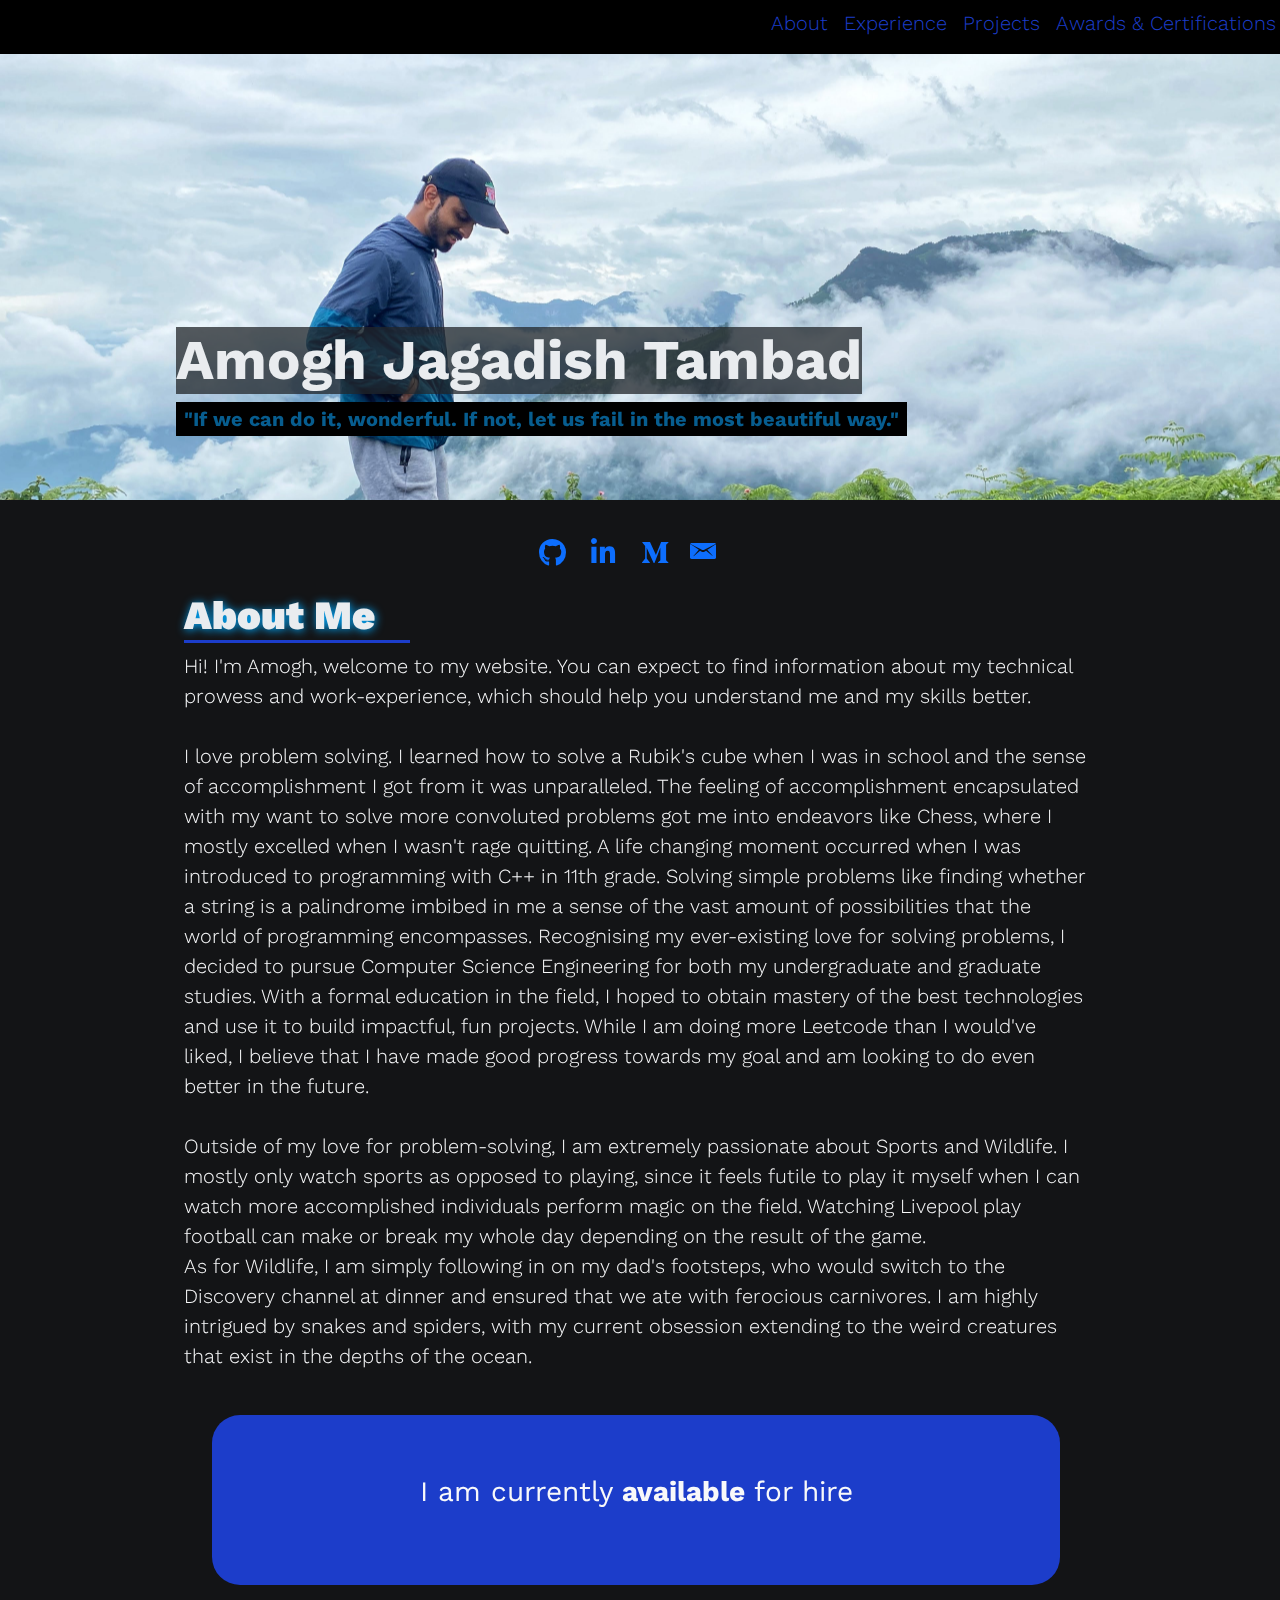
<file: Website/index.html>
<!DOCTYPE html>
<html data-bs-theme="light" lang="en" style="color: var(--bs-body-bg);">

<head>
    <meta charset="utf-8">
    <meta name="viewport" content="width=device-width, initial-scale=1.0, shrink-to-fit=no">
    <title>Amogh's Portfolio Website</title>
    <link rel="stylesheet" href="assets/bootstrap/css/bootstrap.min.css">
    <link rel="stylesheet" href="https://fonts.googleapis.com/css?family=Work+Sans:400,500,600,700,800&amp;display=swap">
    <link rel="stylesheet" href="assets/fonts/fontawesome-all.min.css">
    <link rel="stylesheet" href="assets/fonts/ionicons.min.css">
    <link rel="stylesheet" href="assets/css/aos.min.css">
    <link rel="stylesheet" href="assets/css/animate.min.css">
    <link rel="stylesheet" href="assets/css/styles.css">
    <link rel="stylesheet" href="assets/css/Timeline.css">
</head>

<body>
    <header>
        <div data-bss-parallax-bg="true" style="height: 500px;background: url(&quot;assets/img/Kotagiri%20Trek.jpg&quot;) bottom / cover;">
            <nav class="navbar navbar-expand-md fixed-top bg-black" data-aos="fade-down" data-aos-duration="400" style="background: var(--bs-primary);">
                <div class="container-fluid"><button data-bs-toggle="collapse" class="navbar-toggler" data-bs-target="#navcol-1" style="background: var(--bs-navbar-color);"></button>
                    <div class="collapse navbar-collapse d-lg-flex justify-content-lg-end align-items-lg-start" id="navcol-1" style="background: #00000000;margin: -9px -16px 0px -24px;margin-left: -14px;margin-right: -16px;margin-top: -8px;">
                        <ul class="navbar-nav visible">
                            <li class="nav-item"><a class="nav-link fs-5" data-bss-hover-animate="pulse" href="index.html" style="font-size: 15px;color: var(--bs-primary);">About</a></li>
                            <li class="nav-item"><a class="nav-link fs-5" data-bss-hover-animate="pulse" href="untitled.html" style="font-size: 15px;color: var(--bs-primary);">Experience</a></li>
                            <li class="nav-item"><a class="nav-link fs-5" data-bss-hover-animate="pulse" href="untitled-1.html" style="font-size: 15px;color: var(--bs-primary);">Projects</a></li>
                            <li class="nav-item"><a class="nav-link fs-5" data-bss-hover-animate="pulse" href="#" style="font-size: 15px;color: var(--bs-primary);">Awards &amp; Certifications</a></li>
                        </ul>
                    </div>
                </div>
            </nav>
            <div class="container d-flex flex-column justify-content-end align-items-start justify-content-lg-end align-items-lg-start">
                <h1 class="display-4 fw-bold" style="background: var(--bs-secondary-color);color: var(--bs-secondary-bg);">Amogh Jagadish Tambad</h1>
                <p class="fs-5 text-badge mb-5" style="padding: .1em .4em;background: var(--bs-emphasis-color);color: #075d8f;font-weight: bold;">"If we can do it, wonderful. If not, let us fail in the most beautiful way."</p>
            </div>
        </div>
    </header>
    <main class="fs-3 me-2">
        <section>
            <div class="container">
                <ul class="list-inline" style="text-align: center;">
                    <li class="list-inline-item"><a href="https://github.com/Ajtambad"><i class="fab fa-github fs-3 me-2"></i></a></li>
                    <li class="list-inline-item"><a href="https://www.linkedin.com/in/amogh-jagadish-tambad/"><i class="fab fa-linkedin-in fs-3 me-2"></i></a></li>
                    <li class="list-inline-item"><a style="margin-right: -4px;" href="https://medium.com/@amoghtambad"><i class="fab fa-medium-m fs-3 me-2"></i></a></li>
                    <li class="list-inline-item"><a style="margin-right: -4px;padding-right: 0.5em;color: var(--bs-primary);" href="mailto:tambadamogh@gmail.com"><i class="icon ion-email fs-2 me-2" style="background: #00000000;color: #0d6efd;"></i></a><a href="https://github.com/Ajtambad"></a></li>
                </ul>
                <h1 class="fw-bold text-start" style="background: #00000000;color: var(--bs-secondary-bg);width: 25%;filter: blur(0px);text-shadow: 1px 1px 10px var(--bs-info);border-bottom-style: solid;border-bottom-color: var(--bs-primary);"><strong>About Me</strong></h1>
                <p class="fs-5 text-start" style="text-align: center;">Hi! I'm Amogh, welcome to my website. You can expect to find information about my technical prowess and work-experience, which should help you understand me and my skills better.&nbsp;<br><br>I love problem solving. I learned how to solve a Rubik's cube when I was in school and the sense of accomplishment I got from it was unparalleled. The feeling of accomplishment encapsulated with my want to solve more convoluted problems got me into endeavors like Chess, where I mostly excelled when I wasn't rage quitting. A life changing moment occurred when I was introduced to programming with C++ in 11th grade. Solving simple problems like finding whether a string is a palindrome imbibed in me a sense of the vast amount of possibilities that the world of programming encompasses. Recognising my ever-existing love for solving problems, I decided to pursue Computer Science Engineering for both my undergraduate and graduate studies. With a formal education in the field, I hoped to obtain mastery of the best technologies and use it to build impactful, fun projects. While I am doing more Leetcode than I would've liked, I believe that I have made good progress towards my goal and am looking to do even better in the future.&nbsp;<br><br>Outside of my love for problem-solving, I am extremely passionate about Sports and Wildlife. I mostly only watch sports as opposed to playing, since it feels futile to play it myself when I can watch more accomplished individuals perform magic on the field. Watching Livepool play football can make or break my whole day depending on the result of the game.&nbsp;<br>As for Wildlife, I am simply following in on my dad's footsteps, who would switch to the Discovery channel at dinner and ensured that we ate with ferocious carnivores. I am highly intrigued by snakes and spiders, with my current obsession extending to the weird creatures that exist in the depths of the ocean.</p>
                <section>
                    <div class="container">
                        <div class="banner">
                            <p style="font-weight: bold;"><span style="font-weight: normal !important;">I am currently </span>available<span style="font-weight: normal !important;"> for hire</span></p>
                        </div>
                    </div>
                </section>
            </div>
        </section>
        <section></section>
    </main>
    <script src="assets/bootstrap/js/bootstrap.min.js"></script>
    <script src="assets/js/aos.min.js"></script>
    <script src="assets/js/bs-init.js"></script>
</body>

</html>
</file>
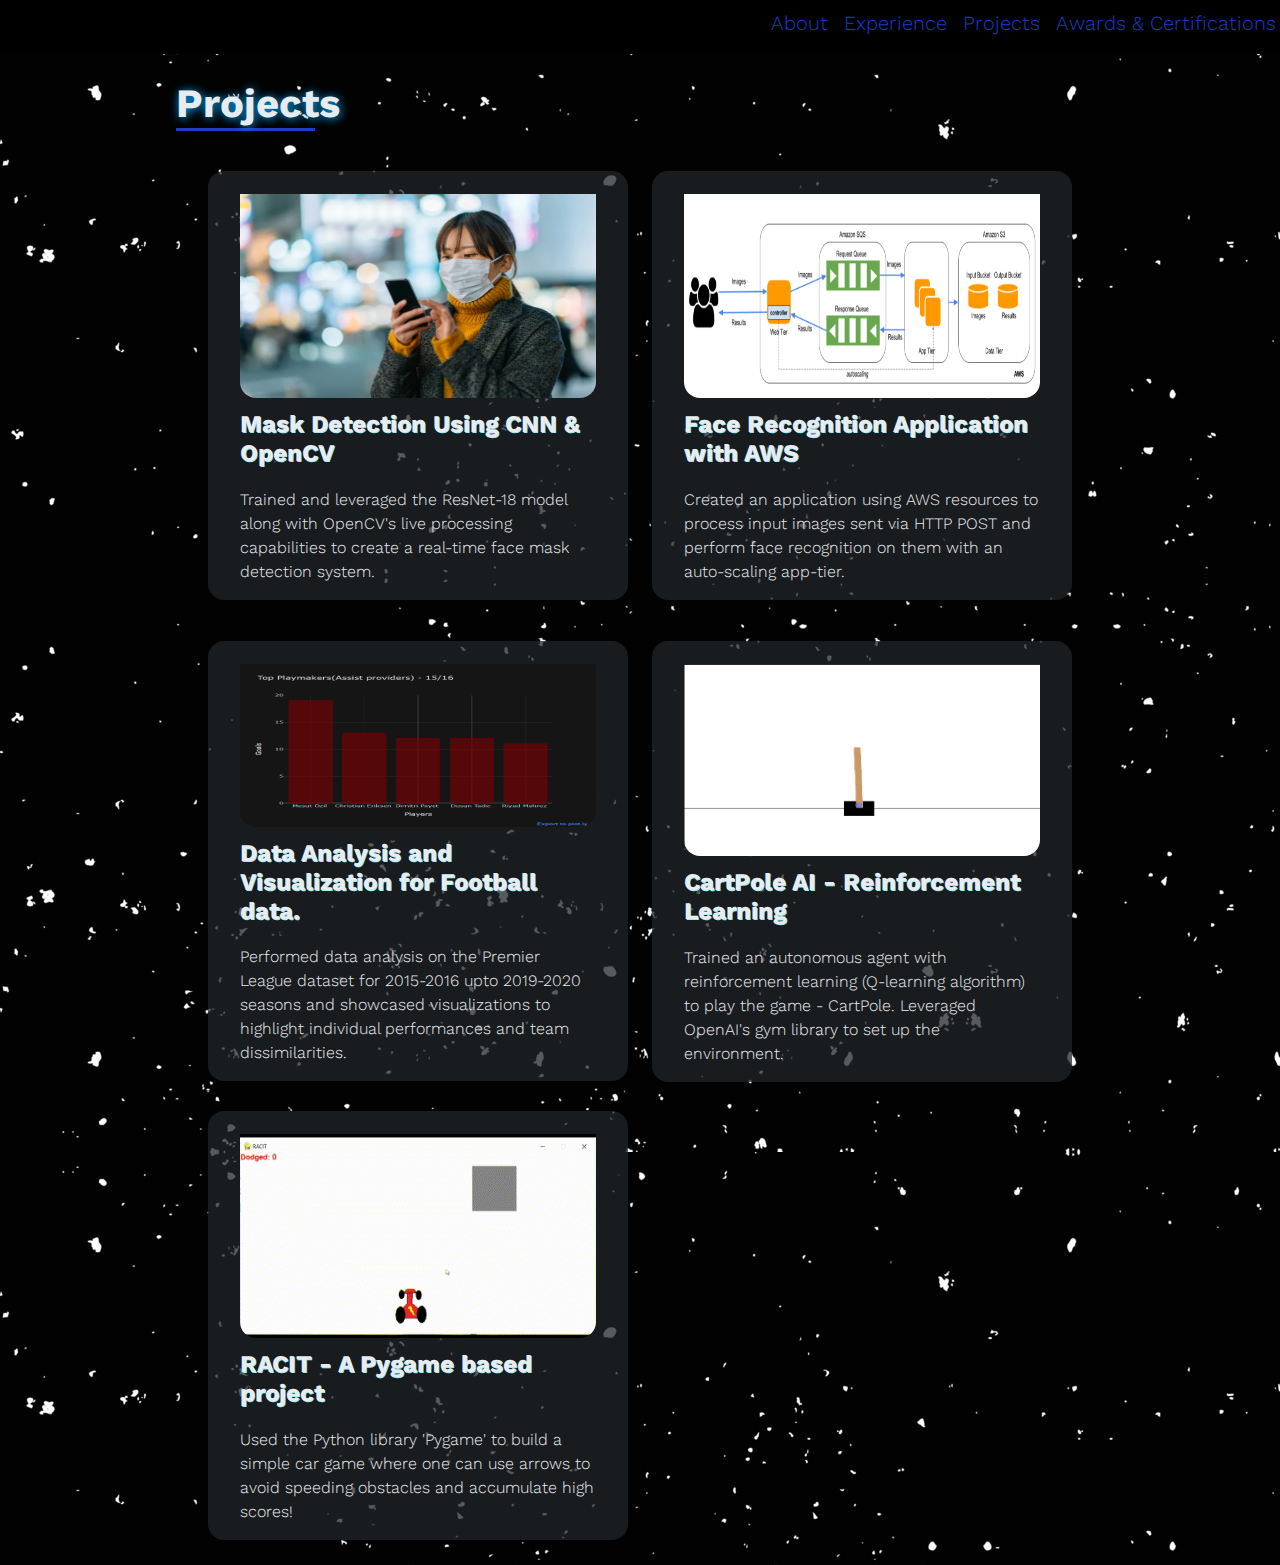
<file: Website/untitled-1.html>
<!DOCTYPE html>
<html data-bs-theme="light" lang="en">

<head>
    <meta charset="utf-8">
    <meta name="viewport" content="width=device-width, initial-scale=1.0, shrink-to-fit=no">
    <title>Amogh Portfolio Website</title>
    <link rel="stylesheet" href="assets/bootstrap/css/bootstrap.min.css">
    <link rel="stylesheet" href="https://fonts.googleapis.com/css?family=Work+Sans:400,500,600,700,800&amp;display=swap">
    <link rel="stylesheet" href="assets/css/aos.min.css">
    <link rel="stylesheet" href="assets/css/animate.min.css">
    <link rel="stylesheet" href="assets/css/styles.css">
    <link rel="stylesheet" href="assets/css/Timeline.css">
</head>

<body style="background: url(&quot;assets/img/clipboard-image-5.png&quot;);">
    <nav class="navbar navbar-expand-md fixed-top bg-black" data-aos="fade-down" data-aos-duration="400" style="background: var(--bs-primary);">
        <div class="container-fluid"><button data-bs-toggle="collapse" class="navbar-toggler" data-bs-target="#navcol-1" style="background: var(--bs-navbar-color);"></button>
            <div class="collapse navbar-collapse d-lg-flex justify-content-lg-end align-items-lg-start" id="navcol-1" style="background: #00000000;margin: -9px -16px 0px -24px;margin-left: -14px;margin-right: -16px;margin-top: -8px;">
                <ul class="navbar-nav visible">
                    <li class="nav-item"><a class="nav-link fs-5" data-bss-hover-animate="pulse" href="index.html" style="font-size: 15px;color: var(--bs-primary);">About</a></li>
                    <li class="nav-item"><a class="nav-link fs-5" data-bss-hover-animate="pulse" href="untitled.html" style="font-size: 15px;color: var(--bs-primary);">Experience</a></li>
                    <li class="nav-item"><a class="nav-link fs-5" data-bss-hover-animate="pulse" href="untitled-1.html" style="font-size: 15px;color: var(--bs-primary);">Projects</a></li>
                    <li class="nav-item"><a class="nav-link fs-5" data-bss-hover-animate="pulse" href="#" style="font-size: 15px;color: var(--bs-primary);">Awards &amp; Certifications</a></li>
                </ul>
            </div>
        </div>
    </nav>
    <section style="height: 100%;width: 100%;padding-top: 4em;">
        <div class="container" data-aos="fade" style="height: 100%;width: 100%;">
            <h1 style="background: #00000000;color: var(--bs-secondary-bg);width: 15%;border-bottom-style: solid;border-bottom-color: var(--bs-primary);text-shadow: 1px 1px 10px var(--bs-info);"><strong>Projects</strong></h1>
            <div class="row" style="height: 470px;padding: 2em;">
                <div class="col-lg-6" style="height: 420px;background: #00000000;border-radius: 1em;"><a style="color: var(--bs-secondary-bg);" href="https://github.com/Ajtambad/Mask-Detection">
                        <div class="card" data-bss-hover-animate="pulse" style="transform: rotate(0deg);border-style: none;border-color: var(--bs-info);border-bottom-color: var(--bs-info);border-left-color: var(--bs-info);background: var(--bs-secondary-color);padding-right: 2em;padding-left: 2em;border-radius: 1em;"><img class="card-img w-100 d-block" src="assets/img/clipboard-image.png" width="399" height="227" style="padding-top: 23px;border-radius: 1em ;">
                            <h4 style="padding: 0.5em 0em;text-shadow: 1px 1px 0px var(--bs-info-border-subtle);"><strong>Mask Detection Using CNN &amp; OpenCV</strong></h4>
                            <p>Trained and leveraged the ResNet-18 model along with OpenCV's live processing capabilities to create a real-time face mask detection system.</p>
                        </div>
                    </a></div>
                <div class="col" style="height: 420px;background: #00000000;border-radius: 1em;"><a href="https://github.com/Ajtambad/Cloud-Computing" style="color: var(--bs-secondary-bg);">
                        <div class="card" data-bss-hover-animate="pulse" style="transform: rotate(0deg);padding-right: 2em;padding-left: 2em;border-style: none;border-color: var(--bs-info);border-bottom-color: var(--bs-info);border-left-color: var(--bs-info);background: var(--bs-secondary-color);border-radius: 1em;"><img class="card-img w-100 d-block" src="assets/img/Screenshot%202024-05-23%20155038.png" width="399" height="227" style="padding-top: 23px;border-radius: 1em ;">
                            <h4 style="padding: 0.5em 0em;text-shadow: 1px 1px 0px var(--bs-info-border-subtle);"><strong>Face Recognition Application with AWS</strong></h4>
                            <p> Created an application using AWS resources to process input images sent via HTTP POST and perform face recognition on them with an auto-scaling app-tier.</p>
                        </div>
                    </a></div>
            </div>
            <div class="row" style="height: 470px;padding: 2em;">
                <div class="col-lg-6" style="height: 420px;background: #00000000;border-radius: 1em;"><a style="color: var(--bs-secondary-bg);" href="https://towardsdatascience.com/analysis-of-premier-league-data-7d62fccbd65">
                        <div class="card" data-bss-hover-animate="pulse" style="transform: rotate(0deg);border-style: none;border-color: var(--bs-info);border-bottom-color: var(--bs-info);border-left-color: var(--bs-info);background: var(--bs-secondary-color);padding-right: 2em;padding-left: 2em;border-radius: 1em;"><img class="card-img w-100 d-block" src="assets/img/clipboard-image-1.png" width="356" height="186" style="padding-top: 23px;border-radius: 1em ;">
                            <h4 style="padding: 0.5em 0em;text-shadow: 1px 1px 0px var(--bs-info-border-subtle);"><strong>Data Analysis and Visualization for Football data.</strong></h4>
                            <p>Performed data analysis on the Premier League dataset for 2015-2016 upto 2019-2020 seasons and showcased visualizations to highlight individual performances and team dissimilarities.&nbsp;</p>
                        </div>
                    </a></div>
                <div class="col" style="height: 420px;background: #00000000;border-radius: 1em;"><a style="color: var(--bs-secondary-bg);" href="https://github.com/Ajtambad/CartPoleAI">
                        <div class="card" data-bss-hover-animate="pulse" style="transform: rotate(0deg);padding-right: 2em;padding-left: 2em;border-style: none;border-color: var(--bs-info);border-bottom-color: var(--bs-info);border-left-color: var(--bs-info);background: var(--bs-secondary-color);border-radius: 1em;"><img class="card-img w-100 d-block" src="assets/img/clipboard-image-3.png" width="356" height="215" style="padding-top: 23px;border-radius: 1em ;">
                            <h4 style="padding: 0.5em 0em;text-shadow: 1px 1px 0px var(--bs-info-border-subtle);"><strong>CartPole AI - Reinforcement Learning</strong></h4>
                            <p>Trained an autonomous agent with reinforcement learning (Q-learning algorithm) to play the game - CartPole. Leveraged OpenAI's gym library to set up the environment.</p>
                        </div>
                    </a></div>
            </div>
            <div class="row" style="height: 470px;padding: 2em;">
                <div class="col-lg-6" style="height: 420px;background: #00000000;border-radius: 1em;"><a href="https://github.com/Ajtambad/Pygame-Project" style="color: var(--bs-secondary-bg);">
                        <div class="card" data-bss-hover-animate="pulse" style="transform: rotate(0deg);border-style: none;border-color: var(--bs-info);border-bottom-color: var(--bs-info);border-left-color: var(--bs-info);background: var(--bs-secondary-color);padding-right: 2em;padding-left: 2em;border-radius: 1em;"><img class="card-img w-100 d-block" src="assets/img/clipboard-image-4.png" width="399" height="227" style="padding-top: 23px;border-radius: 1em ;">
                            <h4 style="padding: 0.5em 0em;text-shadow: 1px 1px 0px var(--bs-info-border-subtle);"><strong>RACIT - A Pygame based project</strong></h4>
                            <p>Used the Python library 'Pygame' to build a simple car game where one can use arrows to avoid speeding obstacles and accumulate high scores!</p>
                        </div>
                    </a></div>
            </div>
        </div>
    </section>
    <script src="assets/bootstrap/js/bootstrap.min.js"></script>
    <script src="assets/js/aos.min.js"></script>
    <script src="assets/js/bs-init.js"></script>
</body>

</html>
</file>
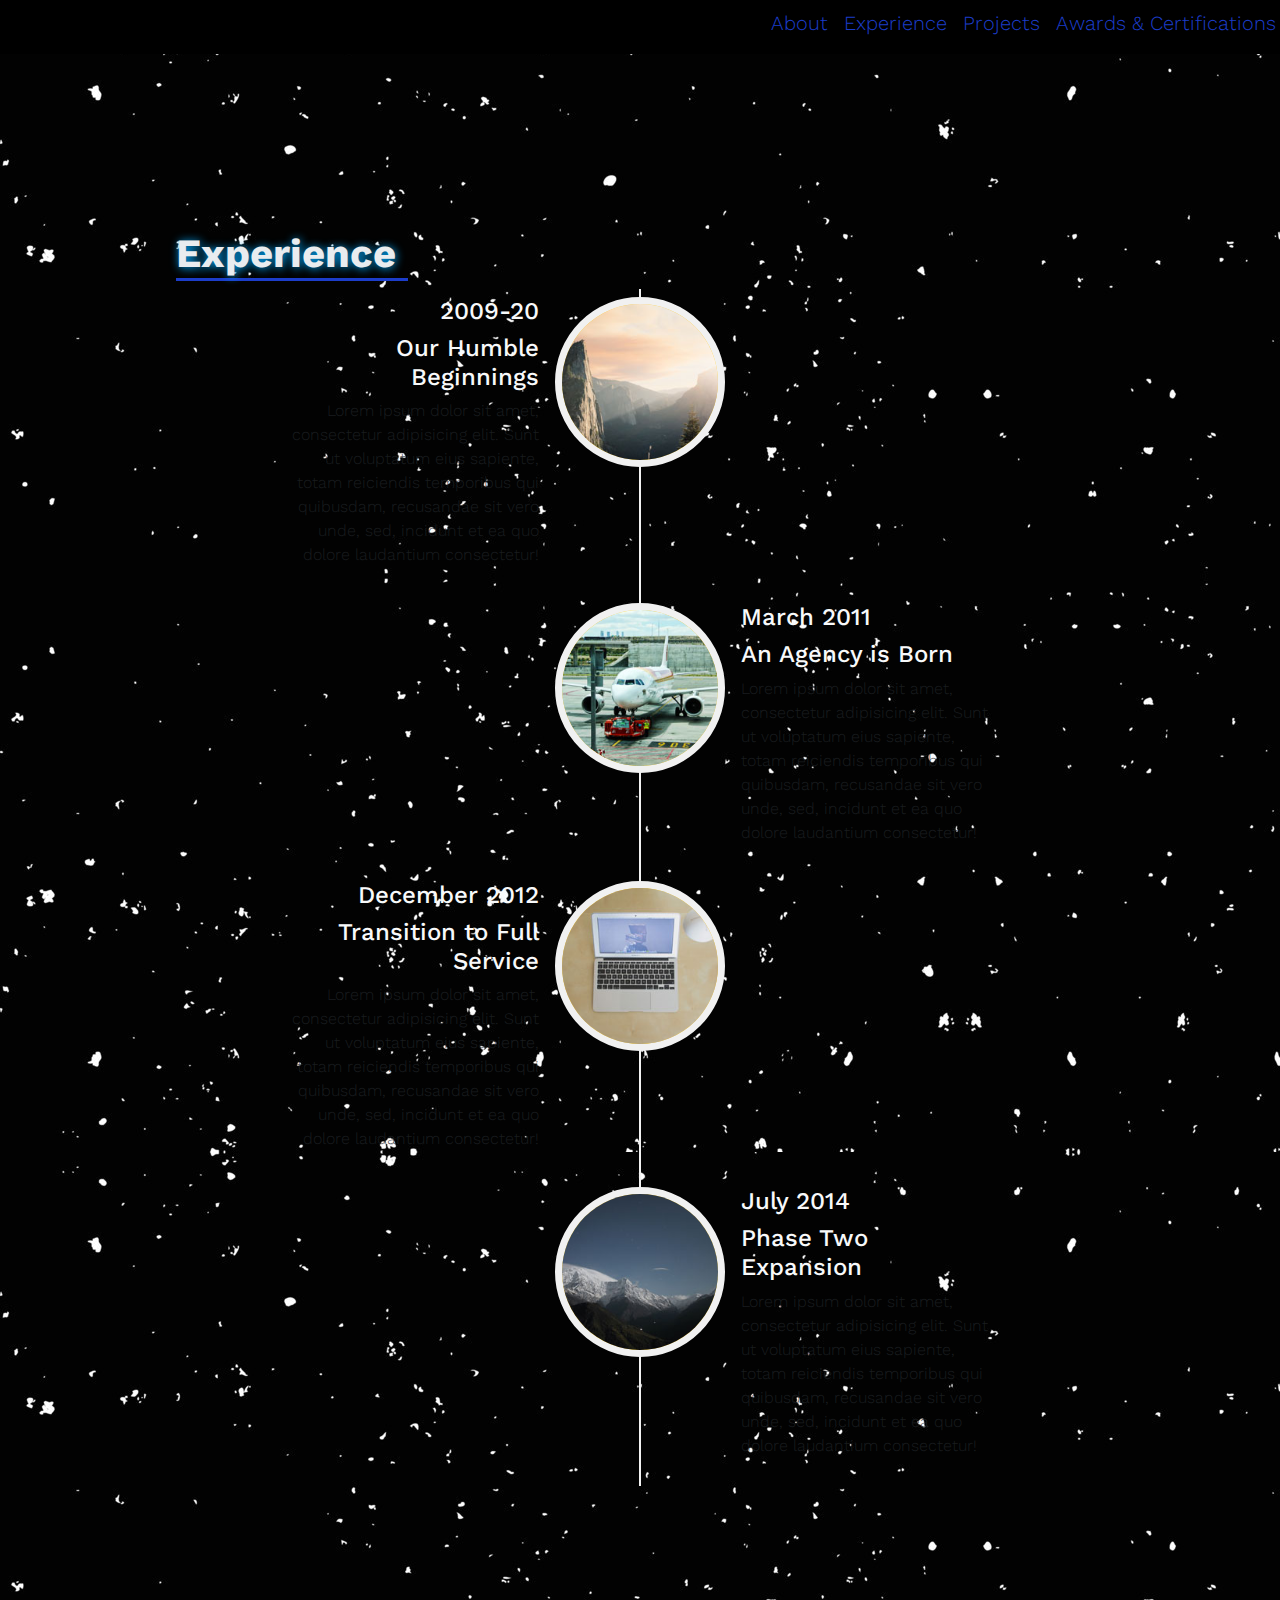
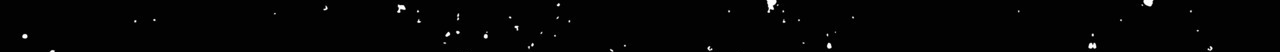
<file: Website/untitled.html>
<!DOCTYPE html>
<html data-bs-theme="light" lang="en">

<head>
    <meta charset="utf-8">
    <meta name="viewport" content="width=device-width, initial-scale=1.0, shrink-to-fit=no">
    <title>Amogh Portfolio Website</title>
    <link rel="stylesheet" href="assets/bootstrap/css/bootstrap.min.css">
    <link rel="stylesheet" href="https://fonts.googleapis.com/css?family=Work+Sans:400,500,600,700,800&amp;display=swap">
    <link rel="stylesheet" href="assets/css/aos.min.css">
    <link rel="stylesheet" href="assets/css/animate.min.css">
    <link rel="stylesheet" href="assets/css/styles.css">
    <link rel="stylesheet" href="assets/css/Timeline.css">
</head>

<body style="background: url(&quot;assets/img/clipboard-image-5.png&quot;);">
    <nav class="navbar navbar-expand-md fixed-top bg-black" data-aos="fade-down" data-aos-duration="400" style="background: var(--bs-primary);">
        <div class="container-fluid"><button data-bs-toggle="collapse" class="navbar-toggler" data-bs-target="#navcol-1" style="background: var(--bs-navbar-color);"></button>
            <div class="collapse navbar-collapse d-lg-flex justify-content-lg-end align-items-lg-start" id="navcol-1" style="background: #00000000;margin: -9px -16px 0px -24px;margin-left: -14px;margin-right: -16px;margin-top: -8px;">
                <ul class="navbar-nav visible">
                    <li class="nav-item"><a class="nav-link fs-5" data-bss-hover-animate="pulse" href="index.html" style="font-size: 15px;color: var(--bs-primary);">About</a></li>
                    <li class="nav-item"><a class="nav-link fs-5" data-bss-hover-animate="pulse" href="untitled.html" style="font-size: 15px;color: var(--bs-primary);">Experience</a></li>
                    <li class="nav-item"><a class="nav-link fs-5" data-bss-hover-animate="pulse" href="untitled-1.html" style="font-size: 15px;color: var(--bs-primary);">Projects</a></li>
                    <li class="nav-item"><a class="nav-link fs-5" data-bss-hover-animate="pulse" href="#" style="font-size: 15px;color: var(--bs-primary);">Awards &amp; Certifications</a></li>
                </ul>
            </div>
        </div>
    </nav>
    <section style="height: 100%;width: 100%;padding-top: 4em;">
        <section id="section-timeline">
            <div class="container">
                <h1 style="background: #00000000;color: var(--bs-secondary-bg);width: 25%;border-bottom-style: solid;border-bottom-color: var(--bs-primary);text-shadow: 1px 1px 10px var(--bs-info);"><strong>Experience</strong></h1>
                <div class="row">
                    <div class="col-lg-12">
                        <ul class="list-group timeline">
                            <li class="list-group-item">
                                <div class="timeline-image"><img class="rounded-circle img-fluid" src="assets/img/1.jpg"></div>
                                <div class="timeline-panel">
                                    <div class="timeline-heading">
                                        <h4>2009-20</h4>
                                        <h4 class="subheading">Our Humble Beginnings </h4>
                                    </div>
                                    <div class="timeline-body">
                                        <p class="text-muted">Lorem ipsum dolor sit amet, consectetur adipisicing elit. Sunt ut voluptatum eius sapiente, totam reiciendis temporibus qui quibusdam, recusandae sit vero unde, sed, incidunt et ea quo dolore laudantium consectetur! </p>
                                    </div>
                                </div>
                            </li>
                            <li class="list-group-item timeline-inverted">
                                <div class="timeline-image"><img class="rounded-circle img-fluid" src="assets/img/2.jpg"></div>
                                <div class="timeline-panel">
                                    <div class="timeline-heading">
                                        <h4>March 2011 </h4>
                                        <h4 class="subheading">An Agency is Born </h4>
                                    </div>
                                    <div class="timeline-body">
                                        <p class="text-muted">Lorem ipsum dolor sit amet, consectetur adipisicing elit. Sunt ut voluptatum eius sapiente, totam reiciendis temporibus qui quibusdam, recusandae sit vero unde, sed, incidunt et ea quo dolore laudantium consectetur! </p>
                                    </div>
                                </div>
                            </li>
                            <li class="list-group-item">
                                <div class="timeline-image"><img class="rounded-circle img-fluid" src="assets/img/3.jpg"></div>
                                <div class="timeline-panel">
                                    <div class="timeline-heading">
                                        <h4>December 2012 </h4>
                                        <h4 class="subheading">Transition to Full Service </h4>
                                    </div>
                                    <div class="timeline-body">
                                        <p class="text-muted">Lorem ipsum dolor sit amet, consectetur adipisicing elit. Sunt ut voluptatum eius sapiente, totam reiciendis temporibus qui quibusdam, recusandae sit vero unde, sed, incidunt et ea quo dolore laudantium consectetur! </p>
                                    </div>
                                </div>
                            </li>
                            <li class="list-group-item timeline-inverted">
                                <div class="timeline-image"><img class="rounded-circle img-fluid" src="assets/img/4.jpg"></div>
                                <div class="timeline-panel">
                                    <div class="timeline-heading">
                                        <h4>July 2014 </h4>
                                        <h4 class="subheading">Phase Two Expansion </h4>
                                    </div>
                                    <div class="timeline-body">
                                        <p class="text-muted">Lorem ipsum dolor sit amet, consectetur adipisicing elit. Sunt ut voluptatum eius sapiente, totam reiciendis temporibus qui quibusdam, recusandae sit vero unde, sed, incidunt et ea quo dolore laudantium consectetur! </p>
                                    </div>
                                </div>
                            </li>
                        </ul>
                    </div>
                </div>
            </div>
        </section>
    </section>
    <script src="assets/bootstrap/js/bootstrap.min.js"></script>
    <script src="assets/js/aos.min.js"></script>
    <script src="assets/js/bs-init.js"></script>
</body>

</html>
</file>
<file: Website/assets/css/styles.css>
body {
  font-family: 'Work Sans', sans-serif;
  --bs-primary: #1c3dca;
  --bs-primary-rgb: 28,61,202;
  --bs-info: #02aaff;
  --bs-info-rgb: 2,170,255;
  --bs-dark: #131416;
  --bs-dark-rgb: 19,20,22;
  --bs-body-color: var(--bs-body-color);
  --bs-body-bg: var(--bs-dark);
  --bs-body-font-weight: 300;
}

.container {
  height: 100%;
  max-width: 960px;
  color: var(--bs-tertiary-bg);
  padding: 1em;
}

.text-badge {
}

.banner {
  padding: 2em 1em ;
  background: var(--bs-primary);
  text-align: center;
  border-radius: 1em;
}

a {
  color: #0d6efd ,var(--bs-link-opacity,1));
  text-decoration: none;
}

a:hover {
  --bs-link-color-rgb: var(--bs-link-hover-color-rgb);
}

a {
  color: #0d6efd ,var(--bs-link-opacity,1));
  /*text-decoration: underline;*/
}

a {
  /*color: rgba(var(--bs-link-color-rgb),var(--bs-link-opacity,1));*/
  /*text-decoration: underline;*/
}
</file>
<file: Website/assets/css/Timeline.css>
#section-timeline .text-muted {
  color: #777;
}

section#section-timeline {
  padding: 100px 0;
}

section#section-timeline h2.section-heading {
  font-size: 40px;
  margin-top: 0;
  margin-bottom: 15px;
}

section#section-timeline h3.section-subheading {
  font-size: 16px;
  text-transform: none;
  font-weight: 400;
  margin-bottom: 75px;
}

@media (min-width:768px) {
  section#section-timeline {
    padding: 150px 0;
  }
}

.timeline {
  list-style: none;
  padding: 0;
  position: relative;
}

.timeline:before {
  top: 0;
  bottom: 0;
  position: absolute;
  content: "";
  width: 2px;
  background-color: #f1f1f1;
  left: 40px;
  margin-left: -1.5px;
}

.timeline > li {
  margin-bottom: 50px;
  position: relative;
  min-height: 50px;
}

.timeline > li:after, .timeline > li:before {
  content: " ";
  display: table;
}

.timeline > li:after {
  clear: both;
}

.timeline > li .timeline-panel {
  width: 100%;
  float: right;
  padding: 0 20px 0 100px;
  position: relative;
  text-align: left;
}

.timeline > li .timeline-panel:before {
  border-left-width: 0;
  border-right-width: 15px;
  left: -15px;
  right: auto;
}

.timeline > li .timeline-panel:after {
  border-left-width: 0;
  border-right-width: 14px;
  left: -14px;
  right: auto;
}

.timeline > li .timeline-image {
  left: 0;
  margin-left: 0;
  width: 80px;
  height: 80px;
  position: absolute;
  z-index: 100;
  background-color: #fed136;
  color: #fff;
  border-radius: 100%;
  border: 7px solid #f1f1f1;
  text-align: center;
}

.timeline > li .timeline-image h4 {
  font-size: 10px;
  margin-top: 12px;
  line-height: 14px;
}

.timeline > li.timeline-inverted > .timeline-panel {
  float: right;
  text-align: left;
  padding: 0 20px 0 100px;
}

.timeline > li.timeline-inverted > .timeline-panel:before {
  border-left-width: 0;
  border-right-width: 15px;
  left: -15px;
  right: auto;
}

.timeline > li.timeline-inverted > .timeline-panel:after {
  border-left-width: 0;
  border-right-width: 14px;
  left: -14px;
  right: auto;
}

.timeline > li:last-child {
  margin-bottom: 0;
}

.timeline .timeline-heading h4 {
  margin-top: 0;
  color: inherit;
}

.timeline .timeline-heading h4.subheading {
  text-transform: none;
}

.timeline .timeline-body > p, .timeline .timeline-body > ul {
  margin-bottom: 0;
}

@media (min-width:768px) {
  .timeline:before {
    left: 50%;
  }
}

@media (min-width:768px) {
  .timeline > li {
    margin-bottom: 100px;
    min-height: 100px;
  }
}

@media (min-width:768px) {
  .timeline > li .timeline-panel {
    width: 41%;
    float: left;
    padding: 0 20px 20px 30px;
    text-align: right;
  }
}

@media (min-width:768px) {
  .timeline > li .timeline-image {
    width: 100px;
    height: 100px;
    left: 50%;
    margin-left: -50px;
  }
}

@media (min-width:768px) {
  .timeline > li .timeline-image h4 {
    font-size: 13px;
    margin-top: 16px;
    line-height: 18px;
  }
}

@media (min-width:768px) {
  .timeline > li.timeline-inverted > .timeline-panel {
    float: right;
    text-align: left;
    padding: 0 30px 20px 20px;
  }
}

@media (min-width:992px) {
  .timeline > li .timeline-panel, .timeline > li.timeline-inverted > .timeline-panel {
    padding: 0 20px 20px;
  }
}

@media (min-width:992px) {
  .timeline > li {
    min-height: 150px;
  }
}

@media (min-width:992px) {
  .timeline > li .timeline-image {
    width: 150px;
    height: 150px;
    margin-left: -75px;
  }
}

@media (min-width:992px) {
  .timeline > li .timeline-image h4 {
    font-size: 18px;
    margin-top: 30px;
    line-height: 26px;
  }
}

@media (min-width:1200px) {
  .timeline > li {
    min-height: 170px;
  }
}

@media (min-width:1200px) {
  .timeline > li .timeline-panel {
    padding: 0 20px 20px 100px;
  }
}

@media (min-width:1200px) {
  .timeline > li .timeline-image {
    width: 170px;
    height: 170px;
    margin-left: -85px;
  }
}

@media (min-width:1200px) {
  .timeline > li .timeline-image h4 {
    margin-top: 40px;
  }
}

@media (min-width:1200px) {
  .timeline > li.timeline-inverted > .timeline-panel {
    padding: 0 100px 20px 20px;
  }
}

.timeline .list-group-item {
  margin-bottom: 0;
  background-color: inherit;
  border: none;
}
</file>
